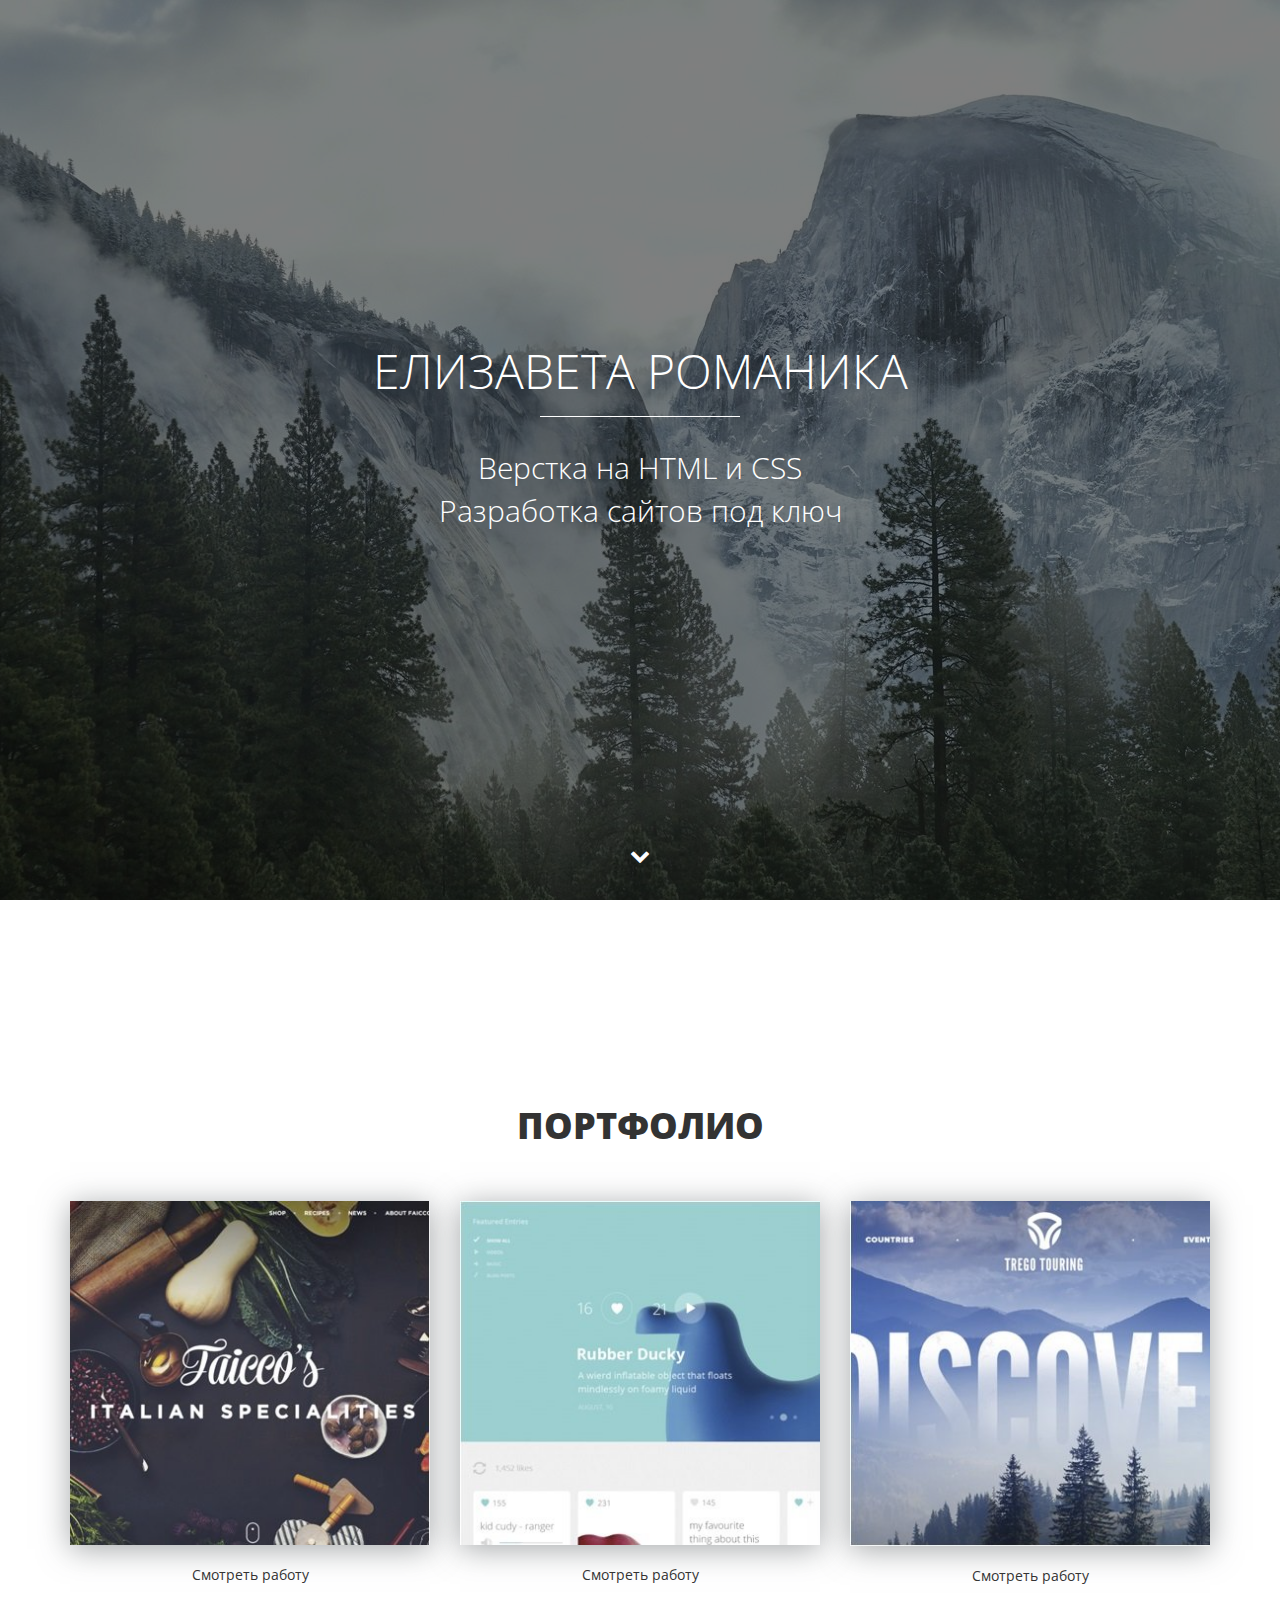
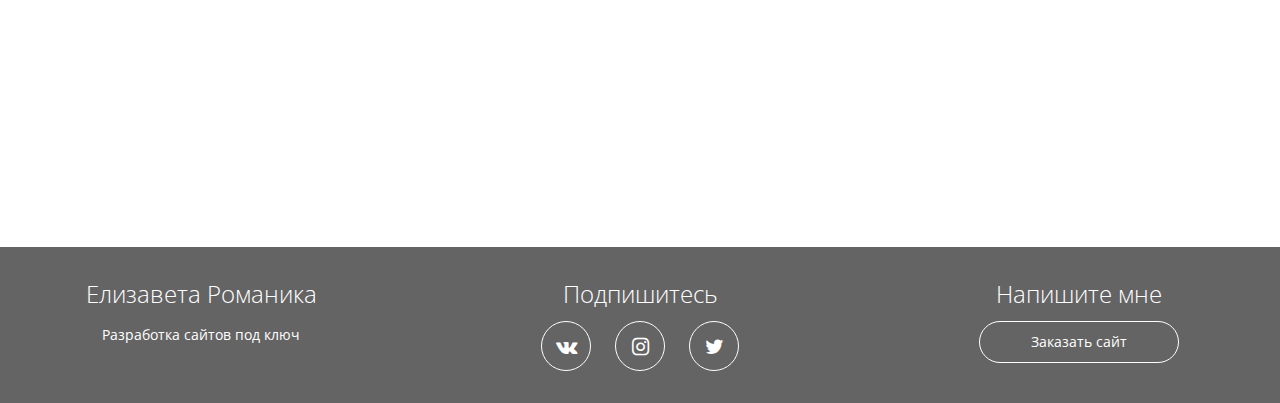
<file: index.html>
<!DOCTYPE html>
<html lang="ru">
  <head>
    <meta charset="utf-8">
    <meta http-equiv="X-UA-Compatible" content="IE=edge">
    <meta name="viewport" content="width=device-width, initial-scale=1">
    <meta property="og:url" content="">
    <meta property="og:type" content="website">
    <meta property="og:title" content="Елизавета Романика - верстка сайтов на HTML и CSS">
    <meta property="og:image" content="">
    <meta property="og:description" content="Закажите разработку сайта без посредников от 5 990 рублей">
    <meta property="og:site_name" content="Портфолио верстальщика">
    <meta property="article:author" content="Елизавета Романика">
    <title>Елизавета Романика - Портфолио</title>
    <link href="https://fonts.googleapis.com/css?family=Open+Sans:400,700&amp;subset=cyrillic" rel="stylesheet"> 
    <link href="css/bootstrap.min.css" rel="stylesheet">
    <link rel="stylesheet" href="css/fontello.css">
    <link rel="stylesheet" href="css/fontello-embedded.css">
    <link href="css/style.css" rel="stylesheet">
    <link rel="shortcut icon" type="image/x-icon" href="favicon.ico">
    <!--[if lt IE 9]>
      <script src="https://oss.maxcdn.com/html5shiv/3.7.3/html5shiv.min.js"></script>
      <script src="https://oss.maxcdn.com/respond/1.4.2/respond.min.js"></script>
    <![endif]-->
  </head>
  <body>
    <div class="main">
      <div class="main-overlay"></div>
        <div class="wrapper">
          <div class="main-header">
          <h1>Елизавета Романика</i></h1>
          <div class="main-line"></div>
            <p>Верстка на HTML и CSS</br> Разработка сайтов под ключ</p>
          </div>
      </div>
      <a class="main-down" href="#"><i class="icon-down"></i></a>
    </div>
  <div class="portfolio">
    <div class="container">
      <div class="section-header">Портфолио</div>
        <div class="row">
          <div class="col-lg-4">
            <div class="portfolio-block"><img src="img/portfolio/1.jpg" alt="Работа №1"><a data-toggle="modal" href="#work-1"> Смотреть работу</a></div>
          </div>
          <div class="col-lg-4">
            <div class="portfolio-block"><img src="img/portfolio/2.jpg" alt="Работа №2"><a href="#work-2"> Смотреть работу</a></div>
          </div>
          <div class="col-lg-4">
            <div class="portfolio-block"><img src="img/portfolio/3.jpg" alt="Работа №3"><a href="#work-3"> Смотреть работу</a></div>
          </div>
        </div>
      </div>
    </div>
  </div>
  <div class="footer">
  <div class="container">
  <div class="row">
  <div class="col-lg-3"><strong>Елизавета Романика</strong>
  <p>Разработка сайтов под ключ</p>
  </div>
  <div class="col-lg-6"><strong>Подпишитесь</strong>
  <div class="social-links">
  <a href="#"><i class="icon-vk"></i></a>
  <a href="#"><i class="icon-instagram"></i></a>
  <a href="#"><i class="icon-twitter"></i></a>
    </div>
  </div>
  <div class="col-lg-3"><strong>Напишите мне</strong>
  <a href="#" class="offer-btn">Заказать сайт</a></div>
  </div>
  </div>
  </div>

  <!-- Modal -->
<div class="modal fade" id="work-1" role="dialog">
  <div class="modal-dialog" role="document">
    <div class="modal-content">
      <div class="modal-header">
        <button type="button" class="close" data-dismiss="modal" aria-label="Close"><span aria-hidden="true">&times;</span></button>
        <h4 class="modal-title">Работа №1</h4>
      </div>
      <div class="modal-body">
        <div class="row">
        <div class="col-lg-5">
        <img src="img/portfolio/1.jpg" alt="Первая работа">
        </div>
        <div class="col-lg-7">
        <h4>Сайт для ресторана</h4>
        <p>Описание сайта</p>
        <a href="#" class="modal-btn">Заказать такой сайт</a>
        </div>
        </div>
      </div>
       </div>
  </div>
</div>
  <!-- jQuery (necessary for Bootstrap's JavaScript plugins) -->
    <script src="https://ajax.googleapis.com/ajax/libs/jquery/1.12.4/jquery.min.js"></script>
    <script src="js/bootstrap.min.js"></script>
  </body>
</html>
</file>
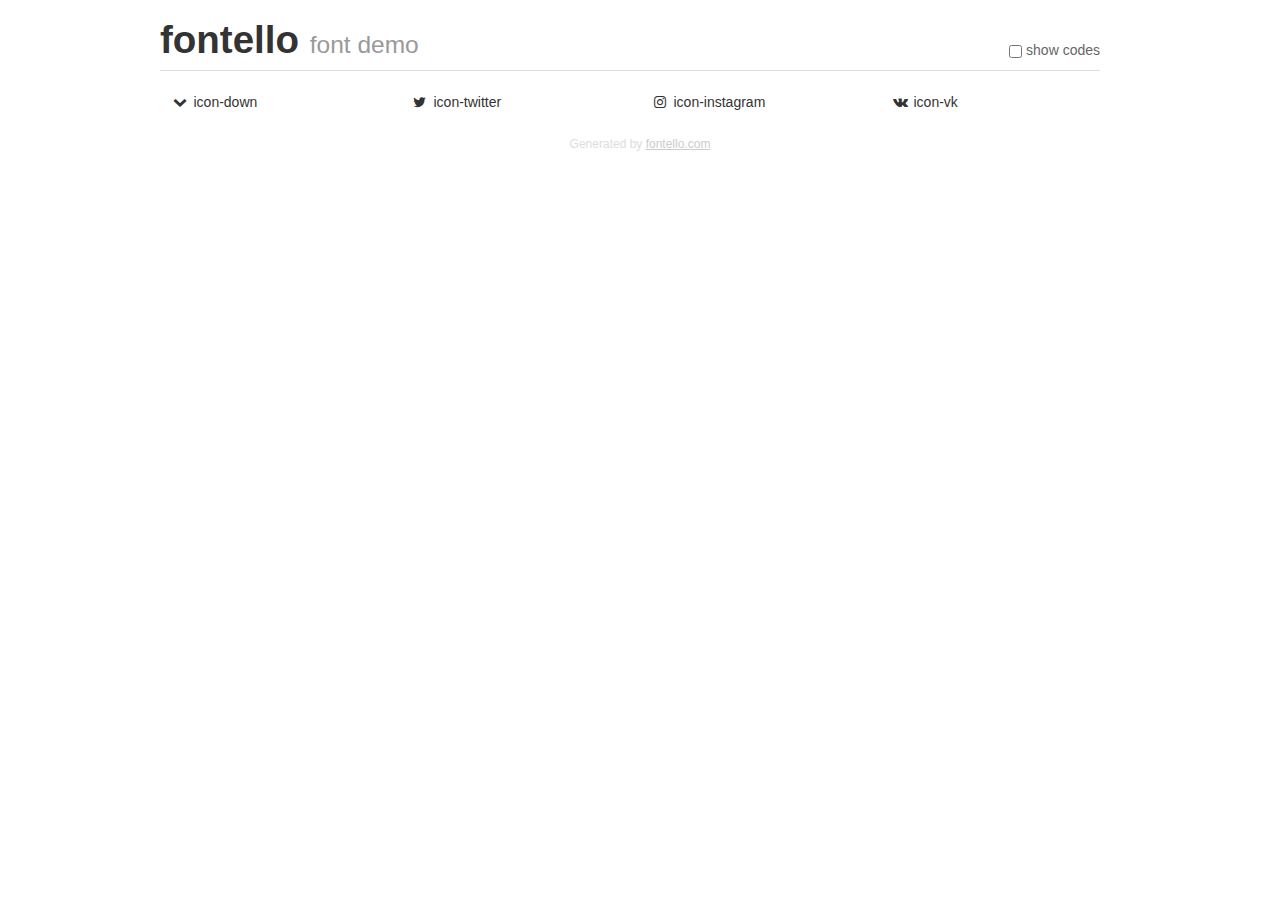
<file: fonts/fontello-6af5d970/fontello-6af5d970/demo.html>
<!DOCTYPE html>
<html>
  <head><!--[if lt IE 9]><script language="javascript" type="text/javascript" src="//html5shim.googlecode.com/svn/trunk/html5.js"></script><![endif]-->
    <meta charset="UTF-8"><style>/*
 * Bootstrap v2.2.1
 *
 * Copyright 2012 Twitter, Inc
 * Licensed under the Apache License v2.0
 * http://www.apache.org/licenses/LICENSE-2.0
 *
 * Designed and built with all the love in the world @twitter by @mdo and @fat.
 */
.clearfix {
  *zoom: 1;
}
.clearfix:before,
.clearfix:after {
  display: table;
  content: "";
  line-height: 0;
}
.clearfix:after {
  clear: both;
}
html {
  font-size: 100%;
  -webkit-text-size-adjust: 100%;
  -ms-text-size-adjust: 100%;
}
a:focus {
  outline: thin dotted #333;
  outline: 5px auto -webkit-focus-ring-color;
  outline-offset: -2px;
}
a:hover,
a:active {
  outline: 0;
}
button,
input,
select,
textarea {
  margin: 0;
  font-size: 100%;
  vertical-align: middle;
}
button,
input {
  *overflow: visible;
  line-height: normal;
}
button::-moz-focus-inner,
input::-moz-focus-inner {
  padding: 0;
  border: 0;
}
body {
  margin: 0;
  font-family: "Helvetica Neue", Helvetica, Arial, sans-serif;
  font-size: 14px;
  line-height: 20px;
  color: #333;
  background-color: #fff;
}
a {
  color: #08c;
  text-decoration: none;
}
a:hover {
  color: #005580;
  text-decoration: underline;
}
.row {
  margin-left: -20px;
  *zoom: 1;
}
.row:before,
.row:after {
  display: table;
  content: "";
  line-height: 0;
}
.row:after {
  clear: both;
}
[class*="span"] {
  float: left;
  min-height: 1px;
  margin-left: 20px;
}
.container,
.navbar-static-top .container,
.navbar-fixed-top .container,
.navbar-fixed-bottom .container {
  width: 940px;
}
.span12 {
  width: 940px;
}
.span11 {
  width: 860px;
}
.span10 {
  width: 780px;
}
.span9 {
  width: 700px;
}
.span8 {
  width: 620px;
}
.span7 {
  width: 540px;
}
.span6 {
  width: 460px;
}
.span5 {
  width: 380px;
}
.span4 {
  width: 300px;
}
.span3 {
  width: 220px;
}
.span2 {
  width: 140px;
}
.span1 {
  width: 60px;
}
[class*="span"].pull-right,
.row-fluid [class*="span"].pull-right {
  float: right;
}
.container {
  margin-right: auto;
  margin-left: auto;
  *zoom: 1;
}
.container:before,
.container:after {
  display: table;
  content: "";
  line-height: 0;
}
.container:after {
  clear: both;
}
p {
  margin: 0 0 10px;
}
.lead {
  margin-bottom: 20px;
  font-size: 21px;
  font-weight: 200;
  line-height: 30px;
}
small {
  font-size: 85%;
}
h1 {
  margin: 10px 0;
  font-family: inherit;
  font-weight: bold;
  line-height: 20px;
  color: inherit;
  text-rendering: optimizelegibility;
}
h1 small {
  font-weight: normal;
  line-height: 1;
  color: #999;
}
h1 {
  line-height: 40px;
}
h1 {
  font-size: 38.5px;
}
h1 small {
  font-size: 24.5px;
}
body {
  margin-top: 90px;
}
.header {
  position: fixed;
  top: 0;
  left: 50%;
  margin-left: -480px;
  background-color: #fff;
  border-bottom: 1px solid #ddd;
  padding-top: 10px;
  z-index: 10;
}
.footer {
  color: #ddd;
  font-size: 12px;
  text-align: center;
  margin-top: 20px;
}
.footer a {
  color: #ccc;
  text-decoration: underline;
}
.the-icons {
  font-size: 14px;
  line-height: 24px;
}
.switch {
  position: absolute;
  right: 0;
  bottom: 10px;
  color: #666;
}
.switch input {
  margin-right: 0.3em;
}
.codesOn .i-name {
  display: none;
}
.codesOn .i-code {
  display: inline;
}
.i-code {
  display: none;
}
@font-face {
      font-family: 'fontello';
      src: url('./font/fontello.eot?14817252');
      src: url('./font/fontello.eot?14817252#iefix') format('embedded-opentype'),
           url('./font/fontello.woff?14817252') format('woff'),
           url('./font/fontello.ttf?14817252') format('truetype'),
           url('./font/fontello.svg?14817252#fontello') format('svg');
      font-weight: normal;
      font-style: normal;
    }
     
     
    .demo-icon
    {
      font-family: "fontello";
      font-style: normal;
      font-weight: normal;
      speak: none;
     
      display: inline-block;
      text-decoration: inherit;
      width: 1em;
      margin-right: .2em;
      text-align: center;
      /* opacity: .8; */
     
      /* For safety - reset parent styles, that can break glyph codes*/
      font-variant: normal;
      text-transform: none;
     
      /* fix buttons height, for twitter bootstrap */
      line-height: 1em;
     
      /* Animation center compensation - margins should be symmetric */
      /* remove if not needed */
      margin-left: .2em;
     
      /* You can be more comfortable with increased icons size */
      /* font-size: 120%; */
     
      /* Font smoothing. That was taken from TWBS */
      -webkit-font-smoothing: antialiased;
      -moz-osx-font-smoothing: grayscale;
     
      /* Uncomment for 3D effect */
      /* text-shadow: 1px 1px 1px rgba(127, 127, 127, 0.3); */
    }
     </style>
    <link rel="stylesheet" href="css/animation.css"><!--[if IE 7]><link rel="stylesheet" href="css/fontello-ie7.css"><![endif]-->
    <script>
      function toggleCodes(on) {
        var obj = document.getElementById('icons');
      
        if (on) {
          obj.className += ' codesOn';
        } else {
          obj.className = obj.className.replace(' codesOn', '');
        }
      }
      
    </script>
  </head>
  <body>
    <div class="container header">
      <h1>
        fontello
         <small>font demo</small>
      </h1>
      <label class="switch">
        <input type="checkbox" onclick="toggleCodes(this.checked)">show codes
      </label>
    </div>
    <div id="icons" class="container">
      <div class="row">
        <div title="Code: 0xe800" class="the-icons span3"><i class="demo-icon icon-down">&#xe800;</i> <span class="i-name">icon-down</span><span class="i-code">0xe800</span></div>
        <div title="Code: 0xf099" class="the-icons span3"><i class="demo-icon icon-twitter">&#xf099;</i> <span class="i-name">icon-twitter</span><span class="i-code">0xf099</span></div>
        <div title="Code: 0xf16d" class="the-icons span3"><i class="demo-icon icon-instagram">&#xf16d;</i> <span class="i-name">icon-instagram</span><span class="i-code">0xf16d</span></div>
        <div title="Code: 0xf189" class="the-icons span3"><i class="demo-icon icon-vk">&#xf189;</i> <span class="i-name">icon-vk</span><span class="i-code">0xf189</span></div>
      </div>
    </div>
    <div class="container footer">Generated by <a href="http://fontello.com">fontello.com</a></div>
  </body>
</html>
</file>
<file: css/fontello.css>
@font-face {
  font-family: 'fontello';
  src: url('../font/fontello.eot?96644528');
  src: url('../font/fontello.eot?96644528#iefix') format('embedded-opentype'),
       url('../font/fontello.woff2?96644528') format('woff2'),
       url('../font/fontello.woff?96644528') format('woff'),
       url('../font/fontello.ttf?96644528') format('truetype'),
       url('../font/fontello.svg?96644528#fontello') format('svg');
  font-weight: normal;
  font-style: normal;
}
/* Chrome hack: SVG is rendered more smooth in Windozze. 100% magic, uncomment if you need it. */
/* Note, that will break hinting! In other OS-es font will be not as sharp as it could be */
/*
@media screen and (-webkit-min-device-pixel-ratio:0) {
  @font-face {
    font-family: 'fontello';
    src: url('../font/fontello.svg?96644528#fontello') format('svg');
  }
}
*/
 
 [class^="icon-"]:before, [class*=" icon-"]:before {
  font-family: "fontello";
  font-style: normal;
  font-weight: normal;
  speak: none;
 
  display: inline-block;
  text-decoration: inherit;
  width: 1em;
  margin-right: .2em;
  text-align: center;
  /* opacity: .8; */
 
  /* For safety - reset parent styles, that can break glyph codes*/
  font-variant: normal;
  text-transform: none;
 
  /* fix buttons height, for twitter bootstrap */
  line-height: 1em;
 
  /* Animation center compensation - margins should be symmetric */
  /* remove if not needed */
  margin-left: .2em;
 
  /* you can be more comfortable with increased icons size */
  /* font-size: 120%; */
 
  /* Font smoothing. That was taken from TWBS */
  -webkit-font-smoothing: antialiased;
  -moz-osx-font-smoothing: grayscale;
 
  /* Uncomment for 3D effect */
  /* text-shadow: 1px 1px 1px rgba(127, 127, 127, 0.3); */
}
 
.icon-down:before { content: '\e800'; } /* '' */
.icon-twitter:before { content: '\f099'; } /* '' */
.icon-instagram:before { content: '\f16d'; } /* '' */
.icon-vk:before { content: '\f189'; } /* '' */
</file>
<file: css/fontello-embedded.css>
@font-face {
  font-family: 'fontello';
  src: url('../font/fontello.eot?51597221');
  src: url('../font/fontello.eot?51597221#iefix') format('embedded-opentype'),
       url('../font/fontello.svg?51597221#fontello') format('svg');
  font-weight: normal;
  font-style: normal;
}
@font-face {
  font-family: 'fontello';
  src: url('[data-uri]') format('woff'),
       url('[data-uri]') format('truetype');
}
/* Chrome hack: SVG is rendered more smooth in Windozze. 100% magic, uncomment if you need it. */
/* Note, that will break hinting! In other OS-es font will be not as sharp as it could be */
/*
@media screen and (-webkit-min-device-pixel-ratio:0) {
  @font-face {
    font-family: 'fontello';
    src: url('../font/fontello.svg?51597221#fontello') format('svg');
  }
}
*/
 
 [class^="icon-"]:before, [class*=" icon-"]:before {
  font-family: "fontello";
  font-style: normal;
  font-weight: normal;
  speak: none;
 
  display: inline-block;
  text-decoration: inherit;
  width: 1em;
  margin-right: .2em;
  text-align: center;
  /* opacity: .8; */
 
  /* For safety - reset parent styles, that can break glyph codes*/
  font-variant: normal;
  text-transform: none;
     
  /* fix buttons height, for twitter bootstrap */
  line-height: 1em;
 
  /* Animation center compensation - margins should be symmetric */
  /* remove if not needed */
  margin-left: .2em;
 
  /* you can be more comfortable with increased icons size */
  /* font-size: 120%; */
 
  /* Uncomment for 3D effect */
  /* text-shadow: 1px 1px 1px rgba(127, 127, 127, 0.3); */
}
.icon-down:before { content: '\e800'; } /* '' */
.icon-twitter:before { content: '\f099'; } /* '' */
.icon-instagram:before { content: '\f16d'; } /* '' */
.icon-vk:before { content: '\f189'; } /* '' */
</file>
<file: css/style.css>
body {
font-family: 'Open Sans', sans-serif;
}
html {
font-size: 10px;
}
.wrapper {
	display: table-cell;
	vertical-align: middle;
}
.main {
	display: table;
	width: 100%;
	text-align: center;
	background: #000 url(../img/main-bg.jpg) no-repeat center center;
	color: #fff;
	height: 100vh;
	position: relative;
}
.main-overlay {
	position: absolute;
	width: 100%;
	height: 100%;
	background-color: rgba(0,0,0,0.5);
	z-index: 1;
}
.main h1 {
	margin: 0;
	margin-bottom: 10px;
	font-weight: 300;
	text-transform: uppercase;
	font-size: 4.8rem;
}
.main p {
	font-size: 3rem;
	font-weight: 300;
}
.main-header {
	position: relative;
	z-index: 2;
}
.main-line {
	width: 200px;
	height: 1px;
	background-color: #fff;
	margin: 0 auto;
}
.main-down {
	position: absolute;
	color: #fff;
	z-index: 4;
	bottom: 2rem;
	display: inline-block;
	font-size: 2rem;
	width: 50px;
	height: 50px;
	line-height: 50px;
	border-radius: 50%;
	border: 1px solid transparent;
	left: 50%;
	margin-left: -25px;
	transition: 0.2s;
}
.main-down:hover {
	color: #fff;
	border-color: #fff;
}
.portfolio {
	padding: 20rem 0;
	text-align: center;
}
.section-header {
	text-transform: uppercase;
	font-size: 3.6rem;
	font-weight: 800;
	margin-bottom: 5rem;
}
.portfolio img {
	width: 100%;
	max-width: 360px;
	box-shadow: 0px 4px 29px 0px rgba(87, 92, 97, 0.54); 
}
.portfolio a {
	display: block;
	color: #333;
	width: 16rem;
	margin: 2rem auto 6rem;
	border-bottom: 1px solid transparent;
}
.portfolio a:hover {
	text-decoration: none;
	border-bottom: 1px dotted #333;
}
.footer {
	background-color: #646464;
	color: #fff;
	text-align: center;
	padding: 3rem 0;
}
.footer strong {
	font-weight: 300;
	font-size: 2.4rem;
}
.social-links {
	margin-top: 1rem;
}
.social-links a {
	width: 5rem;
	height: 5rem;
	line-height: 5rem;
	display: inline-block;
	color: #fff;
	border: 1px solid #fff;
	border-radius: 50%;
	margin-left: 1rem;
	margin-right: 1rem;
	font-size: 2rem;
	transition: 0.2s;
}
.social-links a:hover {
background-color: #fff;
color: #646464;
}
.offer-btn {
	display: inline-block;
	width: 80%;
	max-width: 200px;
	border: 1px solid #fff;
	margin: 1rem auto;
	padding-top: 1rem;
	padding-bottom: 1rem;
	color: #fff;
	border-radius: 100px;
	transition: 0.2s;
}
.offer-btn:hover {
	background-color: #fff;
	color: #646464;
	text-decoration: none;
}
.modal img {
	width: 100%;
}
.modal-title {
	font-weight: 800;
	font-size: 2rem;
}
.close {
	background-color: transparent;
	border: none;
	font-size: 2.5rem;
	position: absolute;
	right: 2rem;
	top: 1rem;
}
.modal-btn {
	display: inline-block;
	color: #333;
	border: 1px solid #333;
	padding: 10px 20px;
	border-radius: 5px;
}
.modal-btn:hover {
	background-color: #333;
	color: #fff;
	text-decoration: none;
}

@media (min-width: 0px) and (max-width: 767px) {
	html {
		font-size: 7px;
	}
	.footer strong {
		margin-top: 3rem 0 2rem;
		display: inline-block;
	}
	.social-links {
		font-size: 1.5rem;
	}
}
@media (min-width: 768px) and (max-width: 991px) {
	.footer strong {
		margin-top: 3rem 0 2rem;
		display: inline-block;
	}
}
</file>
<file: fonts/fontello-6af5d970/fontello-6af5d970/css/fontello-ie7.css>
[class^="icon-"], [class*=" icon-"] {
  font-family: 'fontello';
  font-style: normal;
  font-weight: normal;
 
  /* fix buttons height */
  line-height: 1em;
 
  /* you can be more comfortable with increased icons size */
  /* font-size: 120%; */
}
 
.icon-down { *zoom: expression( this.runtimeStyle['zoom'] = '1', this.innerHTML = '&#xe800;&nbsp;'); }
.icon-twitter { *zoom: expression( this.runtimeStyle['zoom'] = '1', this.innerHTML = '&#xf099;&nbsp;'); }
.icon-instagram { *zoom: expression( this.runtimeStyle['zoom'] = '1', this.innerHTML = '&#xf16d;&nbsp;'); }
.icon-vk { *zoom: expression( this.runtimeStyle['zoom'] = '1', this.innerHTML = '&#xf189;&nbsp;'); }
</file>
<file: fonts/fontello-6af5d970/fontello-6af5d970/css/animation.css>
/*
   Animation example, for spinners
*/
.animate-spin {
  -moz-animation: spin 2s infinite linear;
  -o-animation: spin 2s infinite linear;
  -webkit-animation: spin 2s infinite linear;
  animation: spin 2s infinite linear;
  display: inline-block;
}
@-moz-keyframes spin {
  0% {
    -moz-transform: rotate(0deg);
    -o-transform: rotate(0deg);
    -webkit-transform: rotate(0deg);
    transform: rotate(0deg);
  }

  100% {
    -moz-transform: rotate(359deg);
    -o-transform: rotate(359deg);
    -webkit-transform: rotate(359deg);
    transform: rotate(359deg);
  }
}
@-webkit-keyframes spin {
  0% {
    -moz-transform: rotate(0deg);
    -o-transform: rotate(0deg);
    -webkit-transform: rotate(0deg);
    transform: rotate(0deg);
  }

  100% {
    -moz-transform: rotate(359deg);
    -o-transform: rotate(359deg);
    -webkit-transform: rotate(359deg);
    transform: rotate(359deg);
  }
}
@-o-keyframes spin {
  0% {
    -moz-transform: rotate(0deg);
    -o-transform: rotate(0deg);
    -webkit-transform: rotate(0deg);
    transform: rotate(0deg);
  }

  100% {
    -moz-transform: rotate(359deg);
    -o-transform: rotate(359deg);
    -webkit-transform: rotate(359deg);
    transform: rotate(359deg);
  }
}
@-ms-keyframes spin {
  0% {
    -moz-transform: rotate(0deg);
    -o-transform: rotate(0deg);
    -webkit-transform: rotate(0deg);
    transform: rotate(0deg);
  }

  100% {
    -moz-transform: rotate(359deg);
    -o-transform: rotate(359deg);
    -webkit-transform: rotate(359deg);
    transform: rotate(359deg);
  }
}
@keyframes spin {
  0% {
    -moz-transform: rotate(0deg);
    -o-transform: rotate(0deg);
    -webkit-transform: rotate(0deg);
    transform: rotate(0deg);
  }

  100% {
    -moz-transform: rotate(359deg);
    -o-transform: rotate(359deg);
    -webkit-transform: rotate(359deg);
    transform: rotate(359deg);
  }
}
</file>
